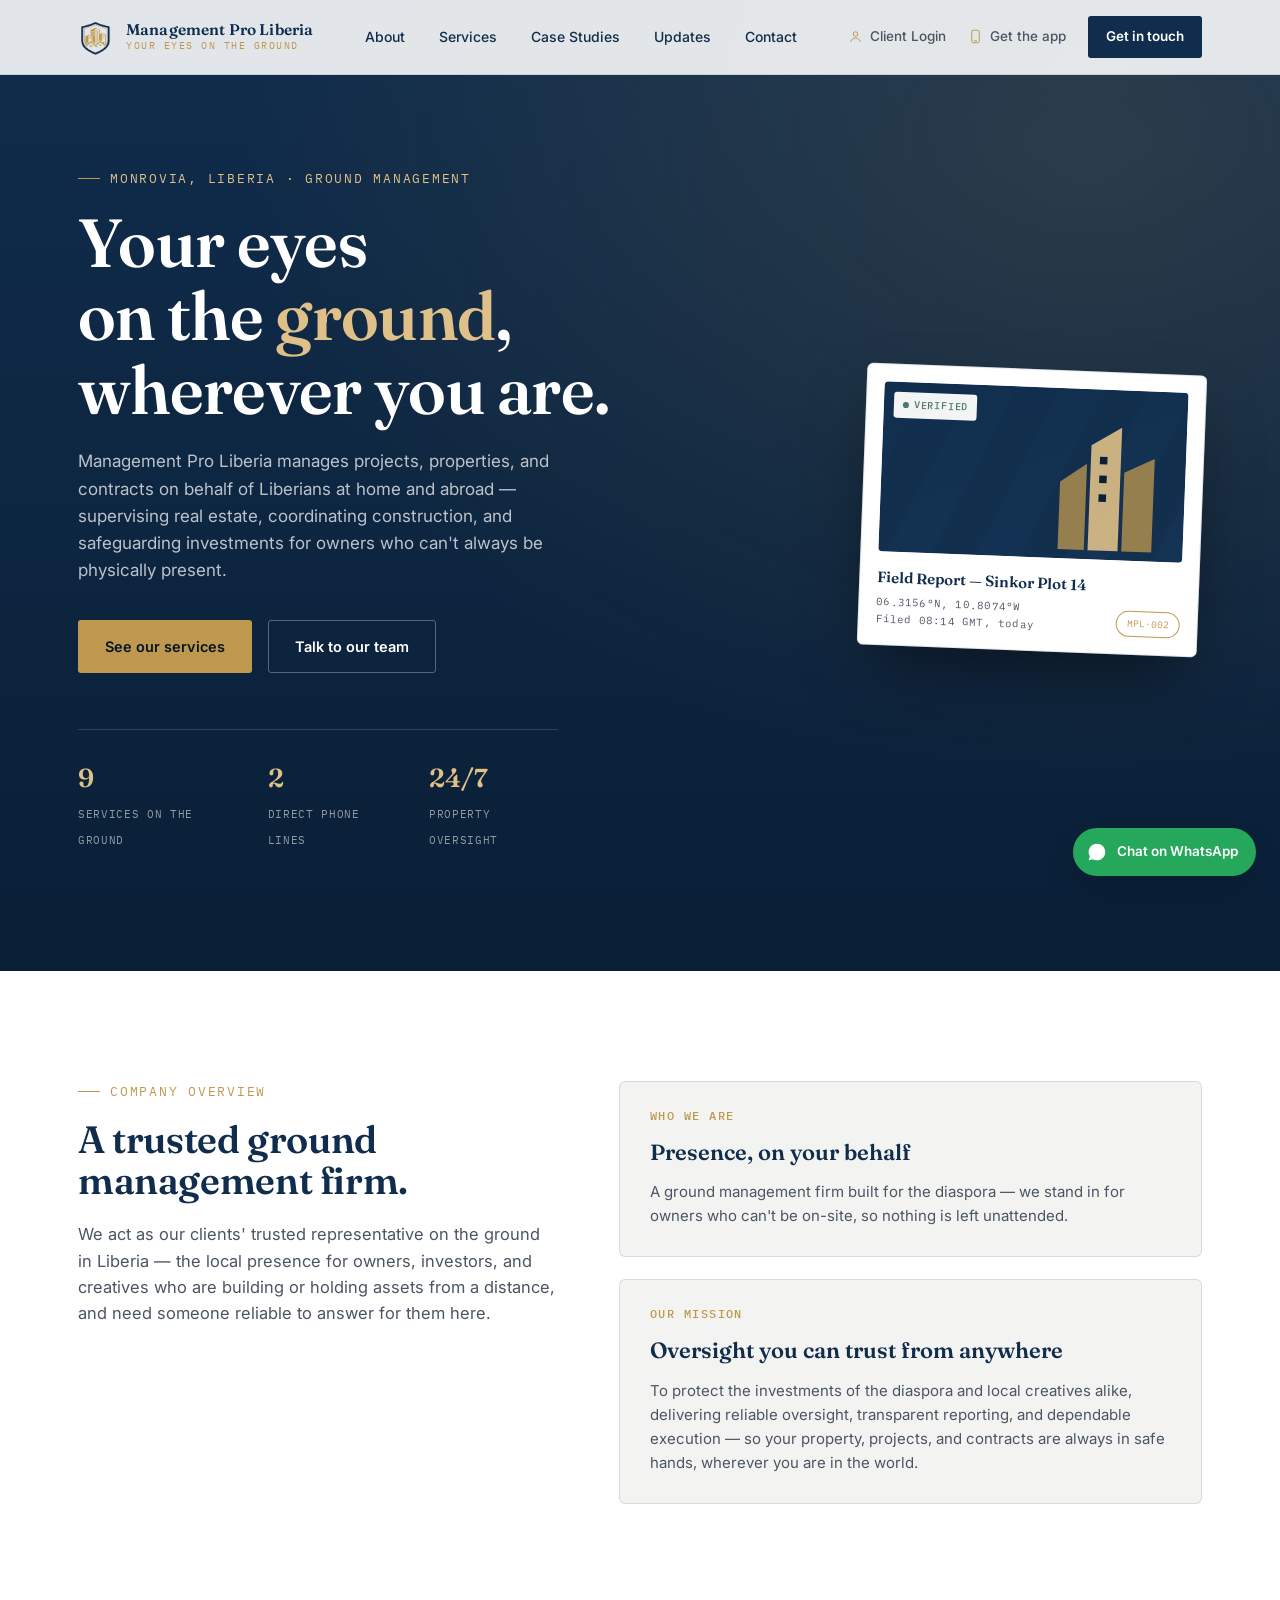
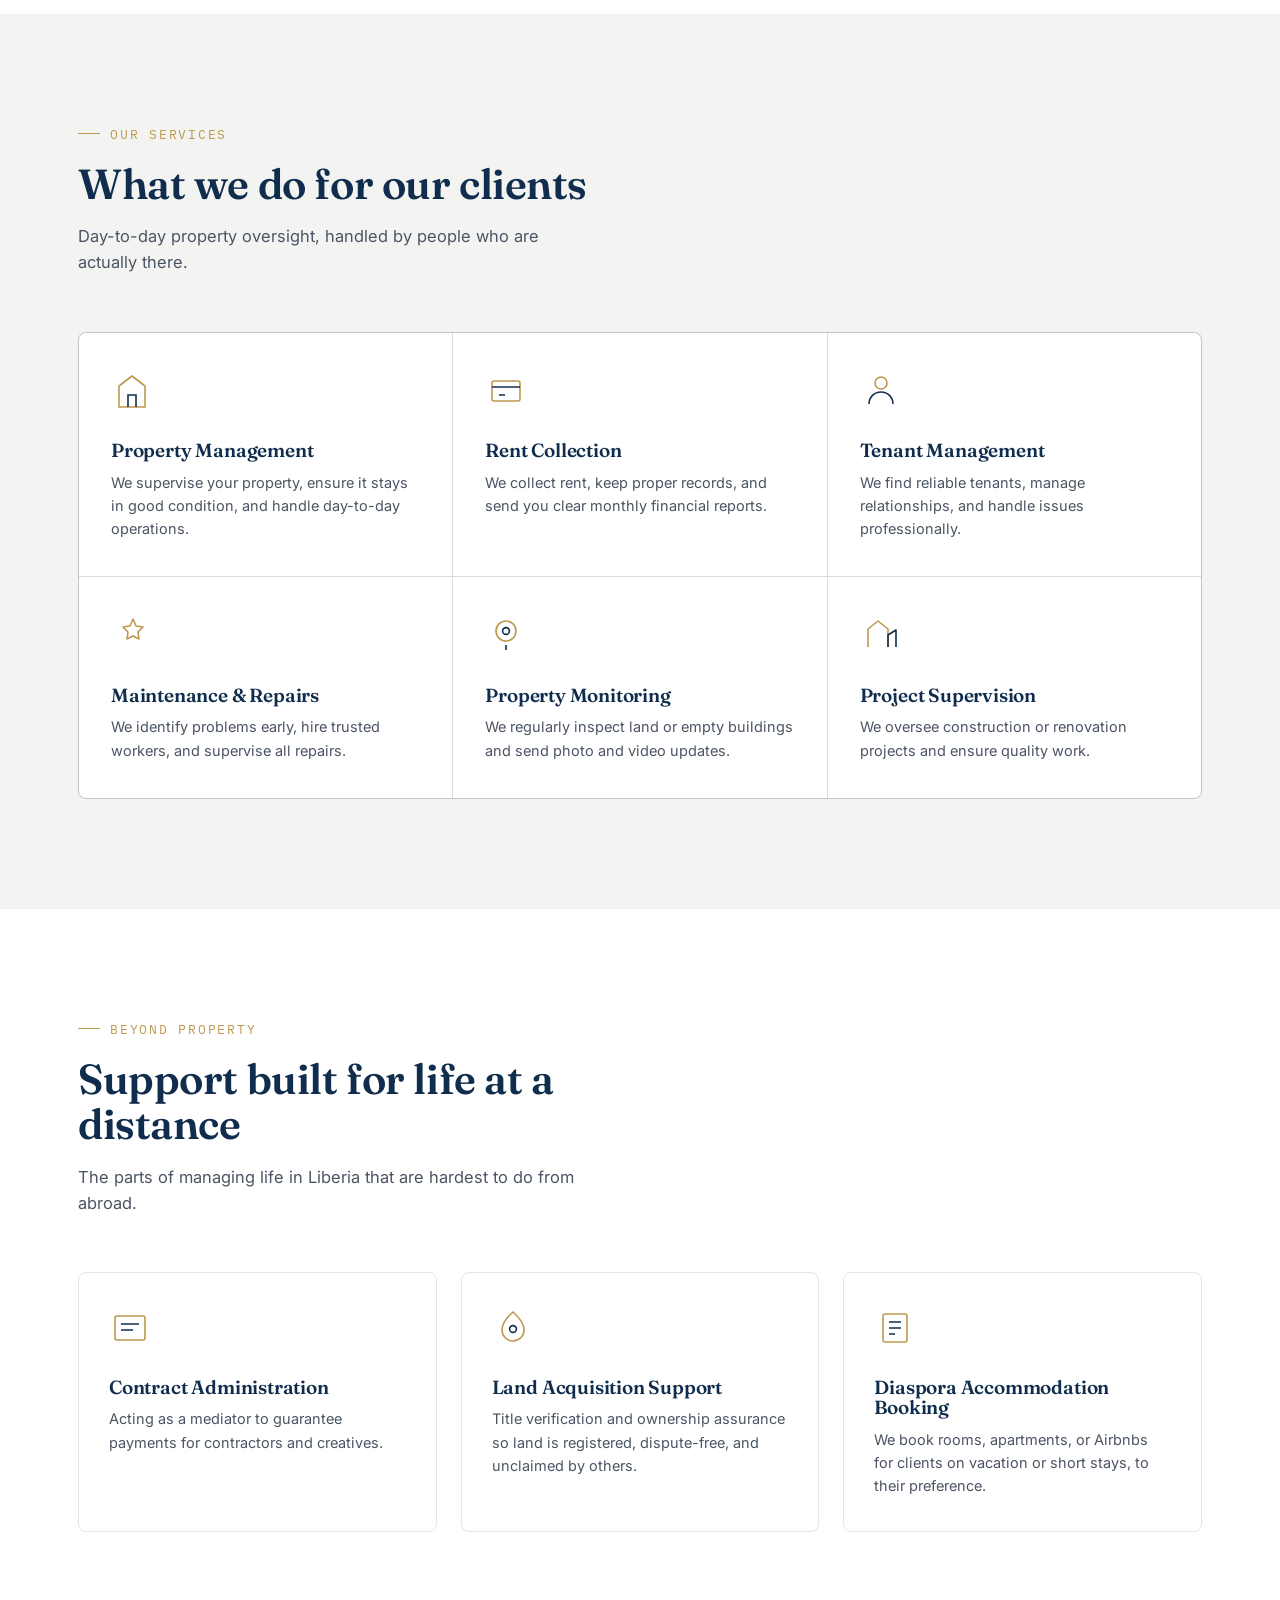
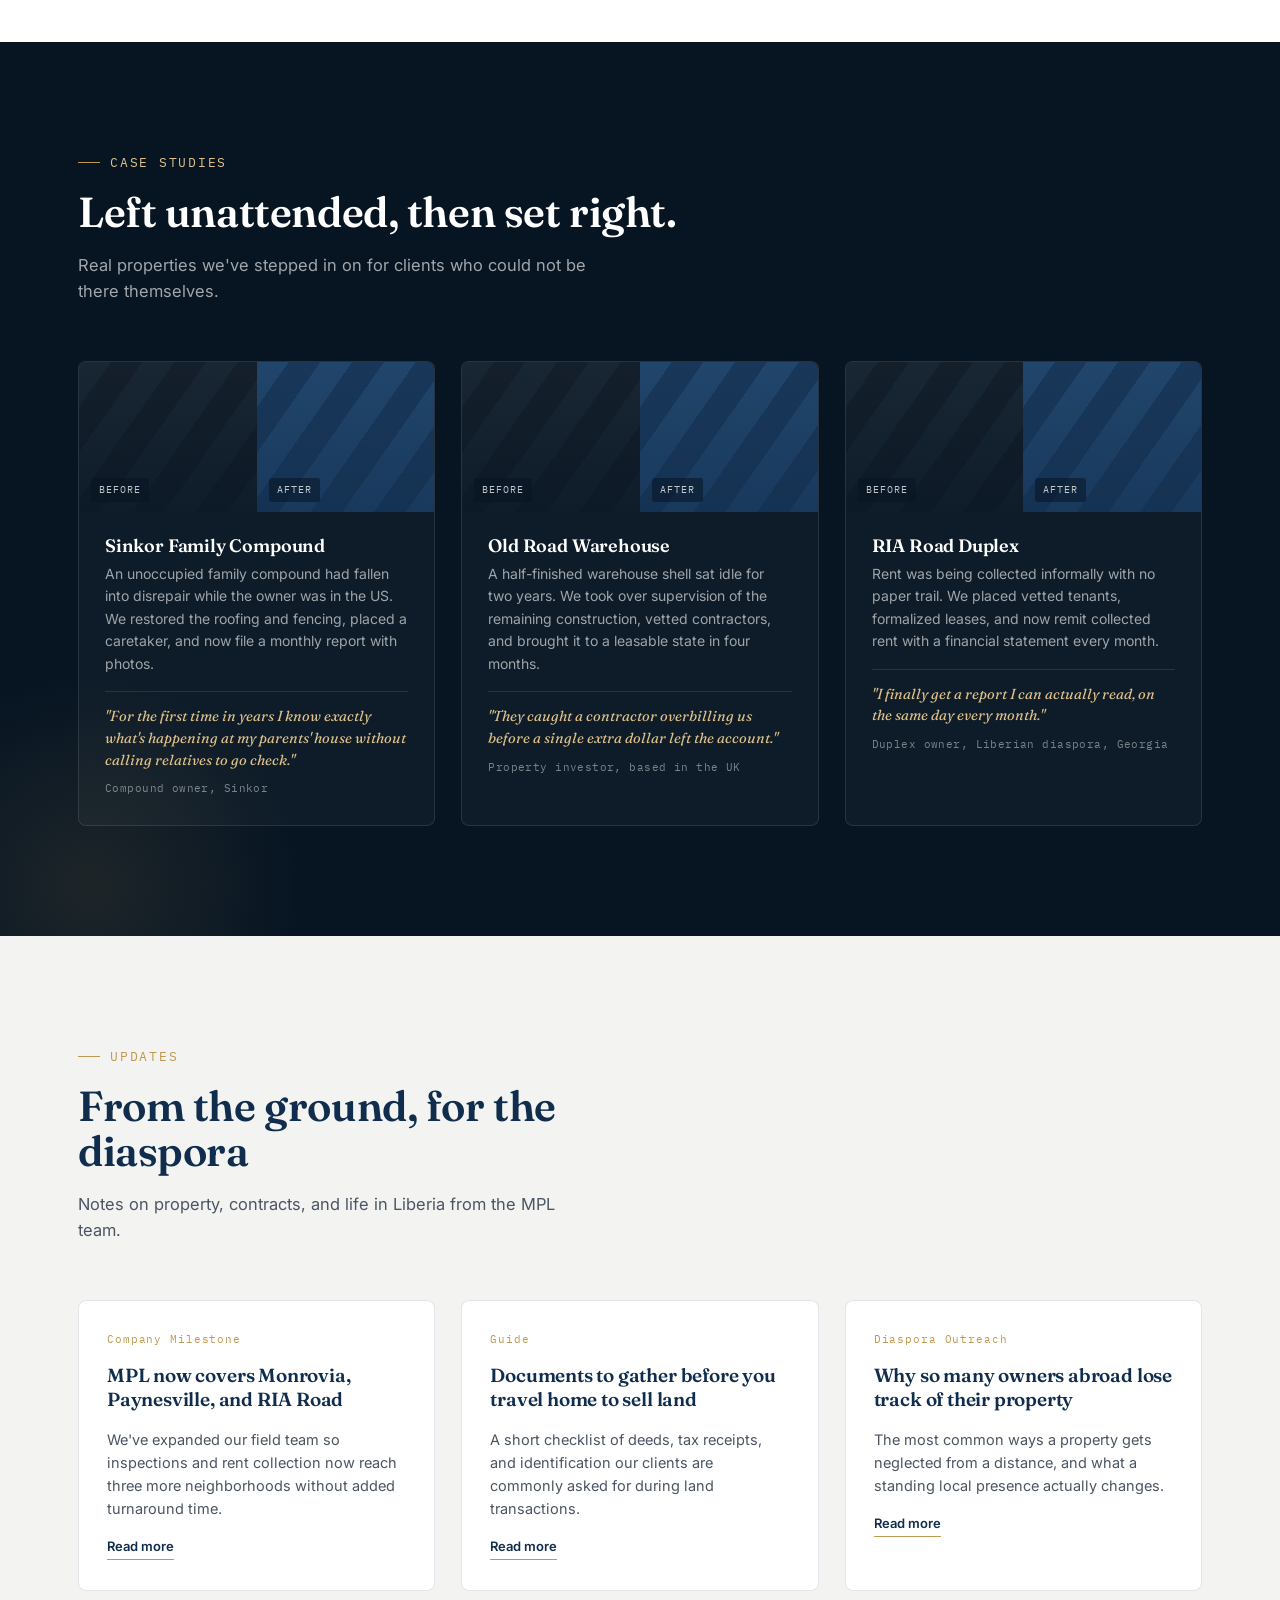
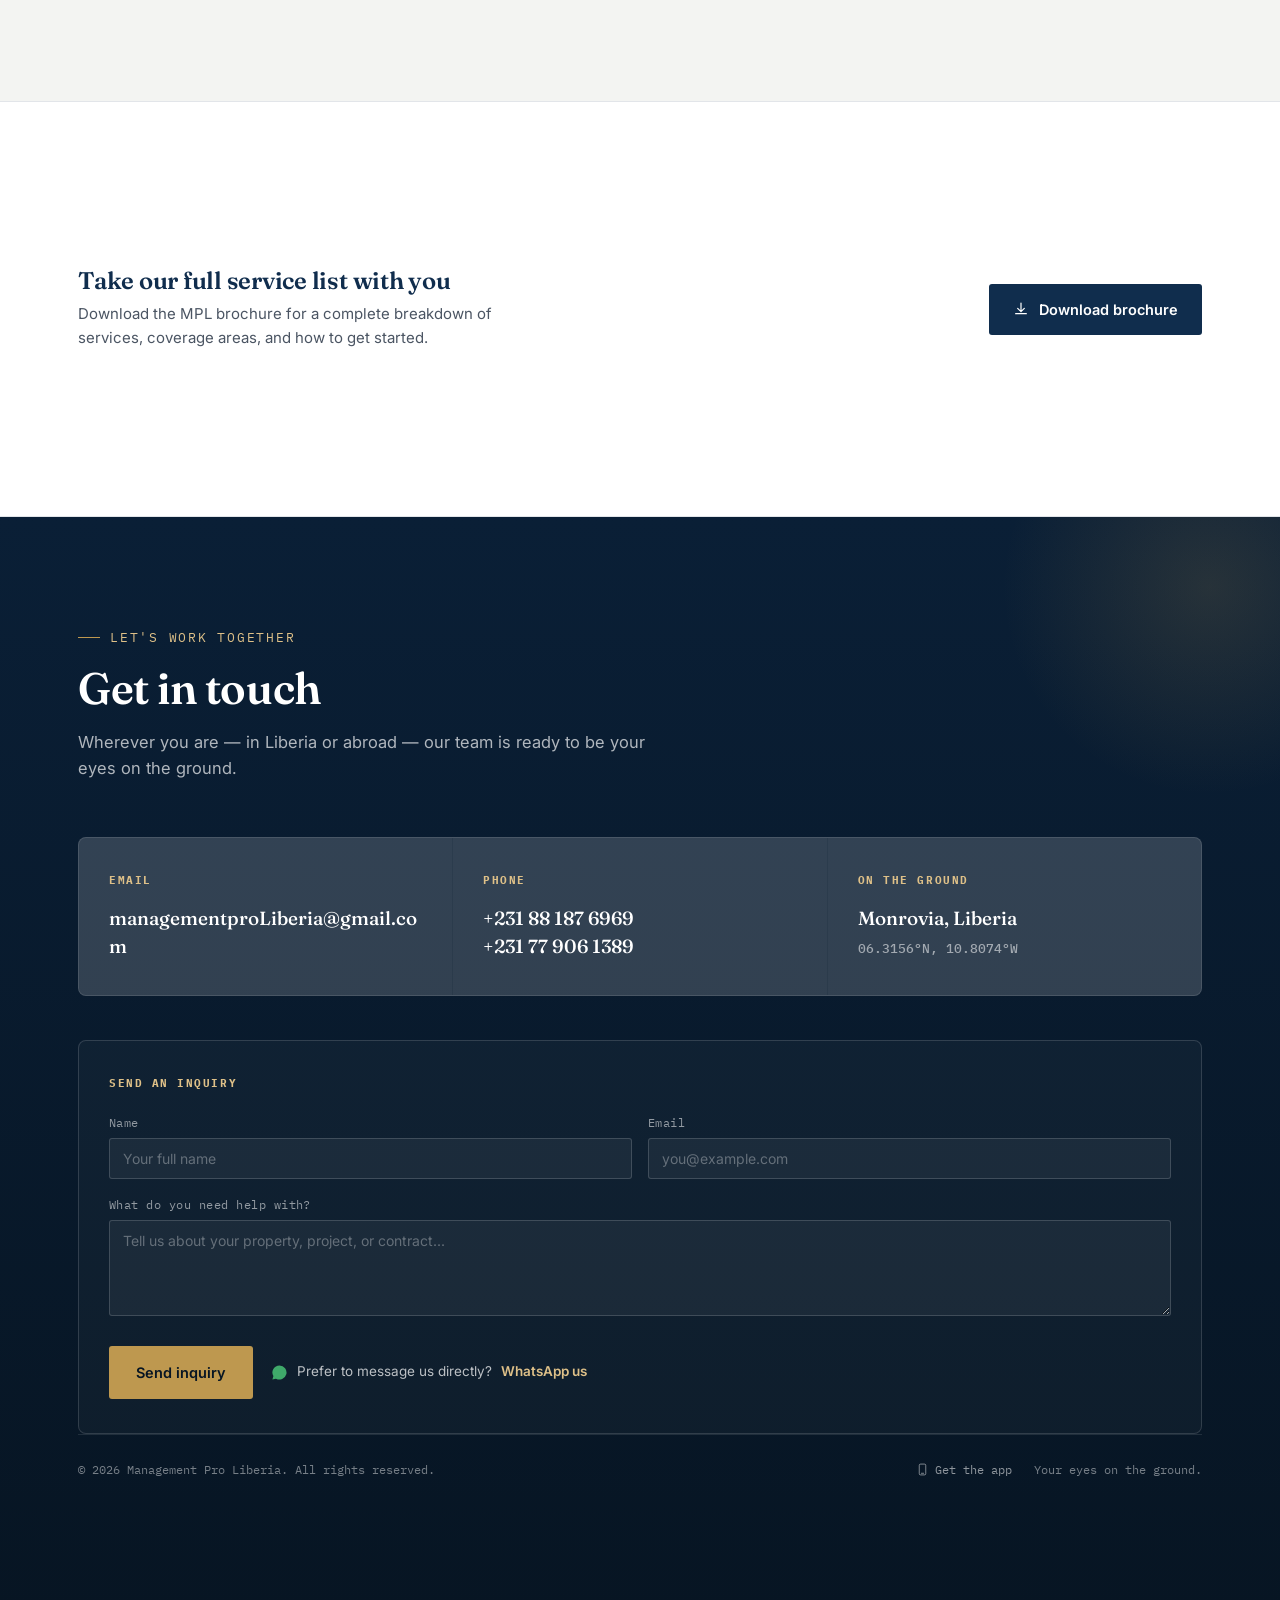
<file: index.html>
<!DOCTYPE html>
<html lang="en">
<head>
<meta charset="UTF-8">
<meta name="viewport" content="width=device-width, initial-scale=1.0">
<title>Management Pro Liberia — Your Eyes on the Ground</title>
<link rel="preconnect" href="https://fonts.googleapis.com">
<link rel="preconnect" href="https://fonts.gstatic.com" crossorigin>
<link href="https://fonts.googleapis.com/css2?family=Fraunces:opsz,wght@9..144,400;9..144,500;9..144,600;9..144,700&family=Inter:wght@400;500;600;700&family=IBM+Plex+Mono:wght@400;500&display=swap" rel="stylesheet">
<style>
  :root{
    --navy: #102D4D;
    --navy-deep: #0A1F36;
    --navy-black: #071523;
    --gold: #BE984F;
    --gold-light: #DEC088;
    --paper: #FFFFFF;
    --stone: #F3F4F2;
    --ink: #16212E;
    --ink-soft: #4B5563;
    --verified: #4B7A63;
    --line: rgba(16,45,77,0.12);
  }

  *{ margin:0; padding:0; box-sizing:border-box; }

  html{ scroll-behavior:smooth; }

  body{
    font-family:'Inter', sans-serif;
    color:var(--ink);
    background:var(--paper);
    line-height:1.6;
    -webkit-font-smoothing:antialiased;
  }

  img{ max-width:100%; display:block; }

  .wrap{
    max-width:1180px;
    margin:0 auto;
    padding:0 28px;
  }

  a{ color:inherit; text-decoration:none; }

  .eyebrow{
    font-family:'IBM Plex Mono', monospace;
    font-size:12.5px;
    letter-spacing:0.14em;
    text-transform:uppercase;
    color:var(--gold);
    display:flex;
    align-items:center;
    gap:10px;
    margin-bottom:18px;
  }
  .eyebrow::before{
    content:"";
    width:22px;
    height:1px;
    background:var(--gold);
    display:inline-block;
  }
  .eyebrow.on-dark{ color:var(--gold-light); }

  h1,h2,h3{
    font-family:'Fraunces', serif;
    font-weight:600;
    line-height:1.08;
    letter-spacing:-0.01em;
  }

  /* ---------- Header ---------- */
  header{
    position:fixed;
    top:0; left:0; right:0;
    z-index:100;
    background:rgba(255,255,255,0.88);
    backdrop-filter:blur(10px);
    border-bottom:1px solid var(--line);
  }
  .nav-inner{
    display:flex;
    align-items:center;
    justify-content:space-between;
    padding:16px 28px;
    max-width:1180px;
    margin:0 auto;
  }
  .brand{
    display:flex;
    align-items:center;
    gap:12px;
  }
  .brand img{ width:36px; height:36px; }
  .brand-text{
    font-family:'Fraunces', serif;
    font-weight:600;
    font-size:15.5px;
    letter-spacing:0.01em;
    color:var(--navy);
    line-height:1.15;
  }
  .brand-text span{
    display:block;
    font-family:'IBM Plex Mono', monospace;
    font-weight:400;
    font-size:9.5px;
    letter-spacing:0.16em;
    color:var(--gold);
    text-transform:uppercase;
    margin-top:2px;
  }
  nav ul{
    list-style:none;
    display:flex;
    gap:34px;
  }
  nav a{
    font-size:14px;
    font-weight:500;
    color:var(--navy);
    position:relative;
  }
  nav a::after{
    content:"";
    position:absolute;
    left:0; bottom:-6px;
    width:0%;
    height:1.5px;
    background:var(--gold);
    transition:width .25s ease;
  }
  nav a:hover::after{ width:100%; }
  .nav-actions{
    display:flex;
    align-items:center;
    gap:22px;
  }
  .nav-app-link{
    display:inline-flex;
    align-items:center;
    gap:7px;
    font-size:13.5px;
    font-weight:500;
    color:var(--ink-soft);
  }
  .nav-app-link svg{ color:var(--gold); flex-shrink:0; }
  .nav-app-link:hover{ color:var(--navy); }
  .nav-cta{
    display:inline-flex;
    align-items:center;
    gap:8px;
    background:var(--navy);
    color:var(--paper) !important;
    padding:10px 18px;
    border-radius:3px;
    font-size:13.5px;
    font-weight:600;
  }
  .nav-cta:hover{ background:var(--navy-deep); }
  .nav-toggle{ display:none; }

  /* ---------- Hero ---------- */
  .hero{
    background:
      radial-gradient(ellipse at 85% 15%, rgba(190,152,79,0.16), transparent 55%),
      linear-gradient(180deg, var(--navy) 0%, var(--navy-deep) 100%);
    color:var(--paper);
    padding:168px 0 120px;
    overflow:hidden;
    position:relative;
  }
  .hero .wrap{
    display:grid;
    grid-template-columns:1.15fr 0.95fr;
    gap:56px;
    align-items:center;
  }
  .hero-copy h1{
    font-size:clamp(40px, 5.4vw, 68px);
    color:var(--paper);
  }
  .hero-copy h1 em{
    font-style:normal;
    color:var(--gold-light);
  }
  .hero-copy p{
    margin-top:22px;
    font-size:17px;
    color:rgba(255,255,255,0.72);
    max-width:480px;
  }
  .hero-actions{
    margin-top:36px;
    display:flex;
    gap:16px;
    flex-wrap:wrap;
  }
  .btn{
    display:inline-flex;
    align-items:center;
    gap:10px;
    padding:14px 26px;
    border-radius:3px;
    font-size:14.5px;
    font-weight:600;
    transition:all .2s ease;
    border:1px solid transparent;
  }
  .btn-gold{ background:var(--gold); color:var(--navy-black); }
  .btn-gold:hover{ background:var(--gold-light); }
  .btn-ghost{
    border-color:rgba(255,255,255,0.3);
    color:var(--paper);
  }
  .btn-ghost:hover{ border-color:var(--gold-light); color:var(--gold-light); }

  .hero-stats{
    display:flex;
    gap:32px;
    margin-top:56px;
    padding-top:28px;
    border-top:1px solid rgba(255,255,255,0.14);
    max-width:480px;
  }
  .hero-stats div{ font-family:'IBM Plex Mono', monospace; }
  .hero-stats strong{
    display:block;
    font-family:'Fraunces', serif;
    font-size:26px;
    color:var(--gold-light);
    font-weight:600;
  }
  .hero-stats span{
    font-size:11px;
    letter-spacing:0.06em;
    color:rgba(255,255,255,0.55);
    text-transform:uppercase;
  }

  /* ---------- Field report card (signature element) ---------- */
  .report-card{
    background:var(--paper);
    color:var(--ink);
    border-radius:6px;
    padding:18px;
    width:100%;
    max-width:340px;
    margin-left:auto;
    box-shadow:0 30px 70px -20px rgba(0,0,0,0.55);
    transform:rotate(2.2deg);
    position:relative;
  }
  .report-card::before{
    content:"";
    position:absolute;
    inset:0;
    border:1px solid var(--line);
    border-radius:6px;
    pointer-events:none;
  }
  .report-photo{
    height:170px;
    border-radius:4px;
    background:
      linear-gradient(160deg, rgba(16,45,77,0.9), rgba(16,45,77,0.55)),
      repeating-linear-gradient(115deg, #1a3a5c 0 40px, #16324f 40px 80px);
    position:relative;
    overflow:hidden;
  }
  .report-photo svg{
    position:absolute;
    bottom:-6px; right:-10px;
    width:150px; height:150px;
    opacity:0.9;
  }
  .report-tag{
    position:absolute;
    top:10px; left:10px;
    background:rgba(255,255,255,0.95);
    color:var(--verified);
    font-family:'IBM Plex Mono', monospace;
    font-size:10px;
    font-weight:500;
    letter-spacing:0.08em;
    padding:5px 9px;
    border-radius:3px;
    display:flex;
    align-items:center;
    gap:5px;
  }
  .report-tag::before{
    content:"";
    width:6px; height:6px;
    border-radius:50%;
    background:var(--verified);
    display:inline-block;
  }
  .report-meta{
    padding-top:14px;
    display:flex;
    justify-content:space-between;
    align-items:flex-end;
  }
  .report-meta h4{
    font-family:'Fraunces', serif;
    font-size:15px;
    font-weight:600;
    color:var(--navy);
  }
  .report-meta p{
    font-family:'IBM Plex Mono', monospace;
    font-size:10.5px;
    color:var(--ink-soft);
    margin-top:4px;
    letter-spacing:0.02em;
  }
  .report-stamp{
    font-family:'IBM Plex Mono', monospace;
    font-size:9.5px;
    color:var(--gold);
    border:1px solid var(--gold);
    border-radius:20px;
    padding:4px 10px;
    white-space:nowrap;
  }

  /* ---------- Section base ---------- */
  section{ padding:110px 0; }
  .section-head{
    max-width:640px;
    margin-bottom:56px;
  }
  .section-head h2{
    font-size:clamp(30px,3.4vw,42px);
    color:var(--navy);
  }
  .section-head p{
    margin-top:16px;
    font-size:16.5px;
    color:var(--ink-soft);
    max-width:520px;
  }

  /* ---------- About ---------- */
  .about{ background:var(--paper); }
  .about-grid{
    display:grid;
    grid-template-columns:0.9fr 1.1fr;
    gap:64px;
    align-items:start;
  }
  .about-lede h2{
    font-size:clamp(28px,3.2vw,38px);
    color:var(--navy);
  }
  .about-lede p.body-copy{
    margin-top:20px;
    font-size:16.5px;
    color:var(--ink-soft);
  }
  .about-cards{
    display:flex;
    flex-direction:column;
    gap:22px;
  }
  .about-card{
    border:1px solid var(--line);
    border-radius:6px;
    padding:28px 30px;
    background:var(--stone);
  }
  .about-card h3{
    font-size:12px;
    font-family:'IBM Plex Mono', monospace;
    letter-spacing:0.12em;
    text-transform:uppercase;
    color:var(--gold);
    margin-bottom:12px;
    font-weight:500;
  }
  .about-card h4{
    font-family:'Fraunces', serif;
    font-size:22px;
    color:var(--navy);
    margin-bottom:10px;
    font-weight:600;
  }
  .about-card p{ color:var(--ink-soft); font-size:15px; }

  /* ---------- Services ---------- */
  .services{ background:var(--stone); }
  .service-grid{
    display:grid;
    grid-template-columns:repeat(3, 1fr);
    gap:1px;
    background:var(--line);
    border:1px solid var(--line);
    border-radius:8px;
    overflow:hidden;
  }
  .service-card{
    background:var(--paper);
    padding:36px 32px;
    transition:background .2s ease;
  }
  .service-card:hover{ background:#FDFBF6; }
  .service-icon{
    width:42px; height:42px;
    margin-bottom:22px;
  }
  .service-card h3{
    font-family:'Fraunces', serif;
    font-size:19px;
    font-weight:600;
    color:var(--navy);
    margin-bottom:10px;
  }
  .service-card p{
    font-size:14.5px;
    color:var(--ink-soft);
  }

  .services-secondary{ background:var(--paper); }
  .service-grid-3{
    display:grid;
    grid-template-columns:repeat(3, 1fr);
    gap:24px;
  }
  .service-card-alt{
    border:1px solid var(--line);
    border-radius:8px;
    padding:34px 30px;
    position:relative;
  }
  .service-card-alt .service-icon{ margin-bottom:20px; }
  .service-card-alt h3{
    font-family:'Fraunces', serif;
    font-size:19px;
    color:var(--navy);
    margin-bottom:10px;
    font-weight:600;
  }
  .service-card-alt p{ font-size:14.5px; color:var(--ink-soft); }

  /* ---------- Case Studies ---------- */
  .case-studies{ background:var(--navy-black); color:var(--paper); position:relative; overflow:hidden; }
  .case-studies::before{
    content:"";
    position:absolute;
    bottom:-160px; left:-120px;
    width:420px; height:420px;
    border-radius:50%;
    background:radial-gradient(circle, rgba(190,152,79,0.12), transparent 70%);
  }
  .case-studies .wrap{ position:relative; }
  .case-studies .section-head h2{ color:var(--paper); }
  .case-studies .section-head p{ color:rgba(255,255,255,0.62); }
  .case-grid{
    display:grid;
    grid-template-columns:repeat(3, 1fr);
    gap:26px;
  }
  .case-card{
    background:rgba(255,255,255,0.03);
    border:1px solid rgba(255,255,255,0.1);
    border-radius:8px;
    overflow:hidden;
  }
  .case-compare{
    display:grid;
    grid-template-columns:1fr 1fr;
    height:150px;
  }
  .case-compare div{
    position:relative;
    display:flex;
    align-items:flex-end;
    padding:10px 12px;
  }
  .case-compare .before{
    background:
      linear-gradient(180deg, rgba(7,21,35,0.15), rgba(7,21,35,0.65)),
      repeating-linear-gradient(125deg, #1c2a38 0 26px, #16212c 26px 52px);
  }
  .case-compare .after{
    background:
      linear-gradient(180deg, rgba(16,45,77,0.1), rgba(16,45,77,0.55)),
      repeating-linear-gradient(125deg, #23486f 0 26px, #1a385a 26px 52px);
  }
  .case-compare span{
    font-family:'IBM Plex Mono', monospace;
    font-size:10px;
    letter-spacing:0.1em;
    text-transform:uppercase;
    color:rgba(255,255,255,0.75);
    background:rgba(7,21,35,0.55);
    padding:4px 8px;
    border-radius:3px;
  }
  .case-body{ padding:24px 26px 28px; }
  .case-body h3{
    font-family:'Fraunces', serif;
    font-size:18px;
    font-weight:600;
    color:var(--paper);
    margin-bottom:8px;
  }
  .case-body p{ font-size:14px; color:rgba(255,255,255,0.6); margin-bottom:16px; }
  .case-quote{
    border-top:1px solid rgba(255,255,255,0.1);
    padding-top:14px;
    font-family:'Fraunces', serif;
    font-style:italic;
    font-size:14.5px;
    color:var(--gold-light);
    line-height:1.5;
  }
  .case-quote cite{
    display:block;
    margin-top:10px;
    font-family:'IBM Plex Mono', monospace;
    font-style:normal;
    font-size:10.5px;
    letter-spacing:0.04em;
    color:rgba(255,255,255,0.45);
    text-transform:none;
  }

  /* ---------- Updates / Blog ---------- */
  .updates{ background:var(--stone); }
  .update-grid{
    display:grid;
    grid-template-columns:repeat(3, 1fr);
    gap:26px;
  }
  .update-card{
    background:var(--paper);
    border:1px solid var(--line);
    border-radius:8px;
    padding:30px 28px;
    display:flex;
    flex-direction:column;
    gap:16px;
  }
  .update-date{
    font-family:'IBM Plex Mono', monospace;
    font-size:11px;
    letter-spacing:0.08em;
    color:var(--gold);
  }
  .update-card h3{
    font-family:'Fraunces', serif;
    font-size:19px;
    font-weight:600;
    color:var(--navy);
    line-height:1.25;
  }
  .update-card p{ font-size:14.5px; color:var(--ink-soft); }
  .update-link{
    font-size:13px;
    font-weight:600;
    color:var(--navy);
    border-bottom:1px solid var(--gold);
    align-self:flex-start;
    padding-bottom:2px;
  }
  .update-link:hover{ color:var(--gold); }

  /* ---------- Brochure strip ---------- */
  .brochure{
    background:var(--paper);
    border-top:1px solid var(--line);
    border-bottom:1px solid var(--line);
  }
  .brochure .wrap{
    padding-top:56px;
    padding-bottom:56px;
    display:flex;
    align-items:center;
    justify-content:space-between;
    gap:32px;
    flex-wrap:wrap;
  }
  .brochure-text h3{
    font-family:'Fraunces', serif;
    font-size:24px;
    font-weight:600;
    color:var(--navy);
    margin-bottom:8px;
  }
  .brochure-text p{ font-size:15px; color:var(--ink-soft); max-width:440px; }
  .brochure-btn{
    display:inline-flex;
    align-items:center;
    gap:10px;
    background:var(--navy);
    color:var(--paper);
    padding:14px 24px;
    border-radius:3px;
    font-size:14.5px;
    font-weight:600;
    white-space:nowrap;
  }
  .brochure-btn:hover{ background:var(--navy-deep); }

  /* ---------- Contact ---------- */
  .contact{
    background:linear-gradient(180deg, var(--navy-deep), var(--navy-black));
    color:var(--paper);
    position:relative;
    overflow:hidden;
  }
  .contact::before{
    content:"";
    position:absolute;
    top:-140px; right:-140px;
    width:420px; height:420px;
    border-radius:50%;
    background:radial-gradient(circle, rgba(190,152,79,0.16), transparent 70%);
  }
  .contact .wrap{ position:relative; }
  .contact-head{ max-width:600px; margin-bottom:56px; }
  .contact-head h2{ color:var(--paper); font-size:clamp(30px,3.6vw,44px); }
  .contact-head p{ margin-top:16px; color:rgba(255,255,255,0.68); font-size:16.5px; }

  .contact-grid{
    display:grid;
    grid-template-columns:repeat(3, 1fr);
    gap:1px;
    background:rgba(255,255,255,0.14);
    border:1px solid rgba(255,255,255,0.14);
    border-radius:8px;
    overflow:hidden;
  }
  .contact-item{
    background:rgba(255,255,255,0.03);
    padding:34px 30px;
  }
  .contact-item h4{
    font-family:'IBM Plex Mono', monospace;
    font-size:11px;
    letter-spacing:0.14em;
    text-transform:uppercase;
    color:var(--gold-light);
    margin-bottom:14px;
  }
  .contact-item a, .contact-item div.val{
    font-family:'Fraunces', serif;
    font-size:19px;
    font-weight:500;
    color:var(--paper);
    display:block;
    line-height:1.5;
  }
  .contact-item a:hover{ color:var(--gold-light); }

  .contact-form-wrap{
    margin-top:44px;
    background:rgba(255,255,255,0.03);
    border:1px solid rgba(255,255,255,0.14);
    border-radius:8px;
    padding:34px 30px;
  }
  .contact-form-wrap h4{
    font-family:'IBM Plex Mono', monospace;
    font-size:11px;
    letter-spacing:0.14em;
    text-transform:uppercase;
    color:var(--gold-light);
    margin-bottom:20px;
  }
  .contact-form{
    display:grid;
    grid-template-columns:1fr 1fr;
    gap:16px;
  }
  .contact-form .full{ grid-column:1 / -1; }
  .contact-form label{
    display:block;
    font-size:12px;
    color:rgba(255,255,255,0.55);
    margin-bottom:6px;
    font-family:'IBM Plex Mono', monospace;
    letter-spacing:0.04em;
  }
  .contact-form input,
  .contact-form textarea{
    width:100%;
    background:rgba(255,255,255,0.05);
    border:1px solid rgba(255,255,255,0.16);
    border-radius:3px;
    padding:11px 13px;
    color:var(--paper);
    font-family:'Inter', sans-serif;
    font-size:14px;
  }
  .contact-form input::placeholder,
  .contact-form textarea::placeholder{ color:rgba(255,255,255,0.32); }
  .contact-form input:focus,
  .contact-form textarea:focus{ outline:none; border-color:var(--gold); }
  .contact-form textarea{ resize:vertical; min-height:96px; }
  .contact-form-actions{
    grid-column:1 / -1;
    display:flex;
    align-items:center;
    gap:18px;
    flex-wrap:wrap;
    margin-top:6px;
  }
  .whatsapp-inline{
    display:inline-flex;
    align-items:center;
    gap:9px;
    font-size:13.5px;
    color:rgba(255,255,255,0.72);
  }
  .whatsapp-inline svg{ color:#3FA96A; flex-shrink:0; }
  .whatsapp-inline a{ color:var(--gold-light); font-weight:600; }
  .whatsapp-inline a:hover{ color:var(--gold); }

  .whatsapp-fab{
    position:fixed;
    right:24px;
    bottom:24px;
    z-index:90;
    display:flex;
    align-items:center;
    gap:10px;
    background:#25A85B;
    color:#fff;
    padding:13px 18px 13px 14px;
    border-radius:30px;
    box-shadow:0 12px 30px -8px rgba(7,21,35,0.4);
    font-size:13.5px;
    font-weight:600;
  }
  .whatsapp-fab:hover{ background:#1F8F4C; }
  .whatsapp-fab svg{ flex-shrink:0; }

  .footer-links{
    display:flex;
    align-items:center;
    gap:22px;
  }
  .footer-app-link{
    display:inline-flex;
    align-items:center;
    gap:6px;
    color:rgba(255,255,255,0.55);
  }
  .footer-app-link:hover{ color:var(--gold-light); }

  footer{
    border-top:1px solid rgba(255,255,255,0.1);
    padding:26px 0;
    display:flex;
    justify-content:space-between;
    align-items:center;
    font-family:'IBM Plex Mono', monospace;
    font-size:11.5px;
    color:rgba(255,255,255,0.45);
    flex-wrap:wrap;
    gap:10px;
  }

  /* ---------- Responsive ---------- */
  @media (max-width: 860px){
    nav ul{ display:none; }
    .nav-cta{ padding:9px 14px; font-size:12.5px; }
    .hero{ padding:140px 0 80px; }
    .hero .wrap{ grid-template-columns:1fr; gap:56px; }
    .report-card{ margin:0; transform:rotate(1deg); max-width:100%; }
    .hero-stats{ gap:24px; flex-wrap:wrap; }
    .about-grid{ grid-template-columns:1fr; gap:40px; }
    .service-grid, .service-grid-3, .contact-grid{ grid-template-columns:1fr; }
    .case-grid, .update-grid{ grid-template-columns:1fr; }
    .contact-form{ grid-template-columns:1fr; }
    .brochure .wrap{ flex-direction:column; align-items:flex-start; }
    .whatsapp-fab span{ display:none; }
    .whatsapp-fab{ padding:14px; border-radius:50%; }
    section{ padding:76px 0; }
    footer{ flex-direction:column; align-items:flex-start; }
  }
</style>
</head>
<body>

<header>
  <div class="nav-inner">
    <a href="#" class="brand">
      <img src="[data-uri]" alt="Management Pro Liberia shield logo">
      <div class="brand-text">Management Pro Liberia<span>Your Eyes on the Ground</span></div>
    </a>
    <nav>
      <ul>
        <li><a href="#about">About</a></li>
        <li><a href="#services">Services</a></li>
        <li><a href="#case-studies">Case Studies</a></li>
        <li><a href="#updates">Updates</a></li>
        <li><a href="#contact">Contact</a></li>
      </ul>
    </nav>
    <div class="nav-actions">
      <a href="portal/login.html" class="nav-app-link">
        <svg width="15" height="15" viewBox="0 0 24 24" fill="none"><circle cx="12" cy="8" r="3.6" stroke="currentColor" stroke-width="1.6"/><path d="M4.5 20c1.4-3.8 4.2-5.7 7.5-5.7s6.1 1.9 7.5 5.7" stroke="currentColor" stroke-width="1.6" stroke-linecap="round"/></svg>
        Client Login
      </a>
      <a href="#app" class="nav-app-link">
        <svg width="15" height="15" viewBox="0 0 24 24" fill="none"><rect x="6" y="2" width="12" height="20" rx="2.5" stroke="currentColor" stroke-width="1.6"/><path d="M10 19h4" stroke="currentColor" stroke-width="1.6" stroke-linecap="round"/></svg>
        Get the app
      </a>
      <a href="#contact" class="nav-cta">Get in touch</a>
    </div>
  </div>
</header>

<section class="hero">
  <div class="wrap">
    <div class="hero-copy">
      <div class="eyebrow on-dark">Monrovia, Liberia · Ground Management</div>
      <h1>Your eyes<br>on the <em>ground</em>,<br>wherever you are.</h1>
      <p>Management Pro Liberia manages projects, properties, and contracts on behalf of Liberians at home and abroad — supervising real estate, coordinating construction, and safeguarding investments for owners who can't always be physically present.</p>
      <div class="hero-actions">
        <a href="#services" class="btn btn-gold">See our services</a>
        <a href="#contact" class="btn btn-ghost">Talk to our team</a>
      </div>
      <div class="hero-stats">
        <div><strong>9</strong><span>Services on the ground</span></div>
        <div><strong>2</strong><span>Direct phone lines</span></div>
        <div><strong>24/7</strong><span>Property oversight</span></div>
      </div>
    </div>

    <div class="hero-visual">
      <div class="report-card">
        <div class="report-photo">
          <div class="report-tag">VERIFIED</div>
          <svg viewBox="0 0 200 200" fill="none" xmlns="http://www.w3.org/2000/svg">
            <path d="M20 180 L20 90 L55 65 L55 180 Z" fill="#BE984F" opacity="0.85"/>
            <path d="M60 180 L60 40 L100 15 L100 180 Z" fill="#DEC088"/>
            <path d="M105 180 L105 75 L145 55 L145 180 Z" fill="#BE984F" opacity="0.85"/>
            <rect x="72" y="55" width="10" height="10" fill="#0A1F36"/>
            <rect x="72" y="80" width="10" height="10" fill="#0A1F36"/>
            <rect x="72" y="105" width="10" height="10" fill="#0A1F36"/>
          </svg>
        </div>
        <div class="report-meta">
          <div>
            <h4>Field Report — Sinkor Plot 14</h4>
            <p>06.3156°N, 10.8074°W<br>Filed 08:14 GMT, today</p>
          </div>
          <div class="report-stamp">MPL·002</div>
        </div>
      </div>
    </div>
  </div>
</section>

<section class="about" id="about">
  <div class="wrap about-grid">
    <div class="about-lede">
      <div class="eyebrow">Company Overview</div>
      <h2>A trusted ground management firm.</h2>
      <p class="body-copy">We act as our clients' trusted representative on the ground in Liberia — the local presence for owners, investors, and creatives who are building or holding assets from a distance, and need someone reliable to answer for them here.</p>
    </div>
    <div class="about-cards">
      <div class="about-card">
        <h3>Who We Are</h3>
        <h4>Presence, on your behalf</h4>
        <p>A ground management firm built for the diaspora — we stand in for owners who can't be on-site, so nothing is left unattended.</p>
      </div>
      <div class="about-card">
        <h3>Our Mission</h3>
        <h4>Oversight you can trust from anywhere</h4>
        <p>To protect the investments of the diaspora and local creatives alike, delivering reliable oversight, transparent reporting, and dependable execution — so your property, projects, and contracts are always in safe hands, wherever you are in the world.</p>
      </div>
    </div>
  </div>
</section>

<section class="services" id="services">
  <div class="wrap">
    <div class="section-head">
      <div class="eyebrow">Our Services</div>
      <h2>What we do for our clients</h2>
      <p>Day-to-day property oversight, handled by people who are actually there.</p>
    </div>

    <div class="service-grid">
      <div class="service-card">
        <svg class="service-icon" viewBox="0 0 42 42" fill="none"><path d="M8 38V17L21 7l13 10v21H8Z" stroke="#BE984F" stroke-width="1.6" stroke-linejoin="round"/><path d="M17 38V26h8v12" stroke="#102D4D" stroke-width="1.6"/></svg>
        <h3>Property Management</h3>
        <p>We supervise your property, ensure it stays in good condition, and handle day-to-day operations.</p>
      </div>
      <div class="service-card">
        <svg class="service-icon" viewBox="0 0 42 42" fill="none"><rect x="7" y="12" width="28" height="20" rx="2" stroke="#BE984F" stroke-width="1.6"/><path d="M7 18h28M14 26h6" stroke="#102D4D" stroke-width="1.6"/></svg>
        <h3>Rent Collection</h3>
        <p>We collect rent, keep proper records, and send you clear monthly financial reports.</p>
      </div>
      <div class="service-card">
        <svg class="service-icon" viewBox="0 0 42 42" fill="none"><circle cx="21" cy="14" r="6" stroke="#BE984F" stroke-width="1.6"/><path d="M9 35c0-7 5.4-12 12-12s12 5 12 12" stroke="#102D4D" stroke-width="1.6"/></svg>
        <h3>Tenant Management</h3>
        <p>We find reliable tenants, manage relationships, and handle issues professionally.</p>
      </div>
      <div class="service-card">
        <svg class="service-icon" viewBox="0 0 42 42" fill="none"><path d="M22 6l3 7 7 1-5 5 1 7-6-3-6 3 1-7-5-5 7-1 3-7Z" stroke="#BE984F" stroke-width="1.6" stroke-linejoin="round"/></svg>
        <h3>Maintenance &amp; Repairs</h3>
        <p>We identify problems early, hire trusted workers, and supervise all repairs.</p>
      </div>
      <div class="service-card">
        <svg class="service-icon" viewBox="0 0 42 42" fill="none"><circle cx="21" cy="18" r="10" stroke="#BE984F" stroke-width="1.6"/><circle cx="21" cy="18" r="3.4" stroke="#102D4D" stroke-width="1.6"/><path d="M21 32v5" stroke="#102D4D" stroke-width="1.6"/></svg>
        <h3>Property Monitoring</h3>
        <p>We regularly inspect land or empty buildings and send photo and video updates.</p>
      </div>
      <div class="service-card">
        <svg class="service-icon" viewBox="0 0 42 42" fill="none"><path d="M8 34V16l10-8 10 8v18" stroke="#BE984F" stroke-width="1.6" stroke-linejoin="round"/><path d="M28 34V22l8-5v17" stroke="#102D4D" stroke-width="1.6" stroke-linejoin="round"/></svg>
        <h3>Project Supervision</h3>
        <p>We oversee construction or renovation projects and ensure quality work.</p>
      </div>
    </div>
  </div>
</section>

<section class="services-secondary">
  <div class="wrap">
    <div class="section-head">
      <div class="eyebrow">Beyond Property</div>
      <h2>Support built for life at a distance</h2>
      <p>The parts of managing life in Liberia that are hardest to do from abroad.</p>
    </div>
    <div class="service-grid-3">
      <div class="service-card-alt">
        <svg class="service-icon" viewBox="0 0 42 42" fill="none"><rect x="6" y="9" width="30" height="24" rx="2" stroke="#BE984F" stroke-width="1.6"/><path d="M12 17h18M12 23h12" stroke="#102D4D" stroke-width="1.6"/></svg>
        <h3>Contract Administration</h3>
        <p>Acting as a mediator to guarantee payments for contractors and creatives.</p>
      </div>
      <div class="service-card-alt">
        <svg class="service-icon" viewBox="0 0 42 42" fill="none"><path d="M21 5c7 6 11 12 11 18a11 11 0 1 1-22 0c0-6 4-12 11-18Z" stroke="#BE984F" stroke-width="1.6"/><circle cx="21" cy="22" r="3.4" stroke="#102D4D" stroke-width="1.6"/></svg>
        <h3>Land Acquisition Support</h3>
        <p>Title verification and ownership assurance so land is registered, dispute-free, and unclaimed by others.</p>
      </div>
      <div class="service-card-alt">
        <svg class="service-icon" viewBox="0 0 42 42" fill="none"><rect x="9" y="7" width="24" height="28" rx="2" stroke="#BE984F" stroke-width="1.6"/><path d="M15 15h12M15 21h12M15 27h6" stroke="#102D4D" stroke-width="1.6"/></svg>
        <h3>Diaspora Accommodation Booking</h3>
        <p>We book rooms, apartments, or Airbnbs for clients on vacation or short stays, to their preference.</p>
      </div>
    </div>
  </div>
</section>

<section class="case-studies" id="case-studies">
  <div class="wrap">
    <div class="section-head">
      <div class="eyebrow on-dark">Case Studies</div>
      <h2>Left unattended, then set right.</h2>
      <p>Real properties we've stepped in on for clients who could not be there themselves.</p>
    </div>
    <div class="case-grid">
      <div class="case-card">
        <div class="case-compare">
          <div class="before"><span>Before</span></div>
          <div class="after"><span>After</span></div>
        </div>
        <div class="case-body">
          <h3>Sinkor Family Compound</h3>
          <p>An unoccupied family compound had fallen into disrepair while the owner was in the US. We restored the roofing and fencing, placed a caretaker, and now file a monthly report with photos.</p>
          <div class="case-quote">
            "For the first time in years I know exactly what's happening at my parents' house without calling relatives to go check."
            <cite>Compound owner, Sinkor</cite>
          </div>
        </div>
      </div>
      <div class="case-card">
        <div class="case-compare">
          <div class="before"><span>Before</span></div>
          <div class="after"><span>After</span></div>
        </div>
        <div class="case-body">
          <h3>Old Road Warehouse</h3>
          <p>A half-finished warehouse shell sat idle for two years. We took over supervision of the remaining construction, vetted contractors, and brought it to a leasable state in four months.</p>
          <div class="case-quote">
            "They caught a contractor overbilling us before a single extra dollar left the account."
            <cite>Property investor, based in the UK</cite>
          </div>
        </div>
      </div>
      <div class="case-card">
        <div class="case-compare">
          <div class="before"><span>Before</span></div>
          <div class="after"><span>After</span></div>
        </div>
        <div class="case-body">
          <h3>RIA Road Duplex</h3>
          <p>Rent was being collected informally with no paper trail. We placed vetted tenants, formalized leases, and now remit collected rent with a financial statement every month.</p>
          <div class="case-quote">
            "I finally get a report I can actually read, on the same day every month."
            <cite>Duplex owner, Liberian diaspora, Georgia</cite>
          </div>
        </div>
      </div>
    </div>
  </div>
</section>

<section class="updates" id="updates">
  <div class="wrap">
    <div class="section-head">
      <div class="eyebrow">Updates</div>
      <h2>From the ground, for the diaspora</h2>
      <p>Notes on property, contracts, and life in Liberia from the MPL team.</p>
    </div>
    <div class="update-grid">
      <div class="update-card">
        <div class="update-date">Company Milestone</div>
        <h3>MPL now covers Monrovia, Paynesville, and RIA Road</h3>
        <p>We've expanded our field team so inspections and rent collection now reach three more neighborhoods without added turnaround time.</p>
        <a href="#" class="update-link">Read more</a>
      </div>
      <div class="update-card">
        <div class="update-date">Guide</div>
        <h3>Documents to gather before you travel home to sell land</h3>
        <p>A short checklist of deeds, tax receipts, and identification our clients are commonly asked for during land transactions.</p>
        <a href="#" class="update-link">Read more</a>
      </div>
      <div class="update-card">
        <div class="update-date">Diaspora Outreach</div>
        <h3>Why so many owners abroad lose track of their property</h3>
        <p>The most common ways a property gets neglected from a distance, and what a standing local presence actually changes.</p>
        <a href="#" class="update-link">Read more</a>
      </div>
    </div>
  </div>
</section>

<section class="brochure">
  <div class="wrap">
    <div class="brochure-text">
      <h3>Take our full service list with you</h3>
      <p>Download the MPL brochure for a complete breakdown of services, coverage areas, and how to get started.</p>
    </div>
    <a href="#" class="brochure-btn" download>
      <svg width="16" height="16" viewBox="0 0 24 24" fill="none"><path d="M12 3v13m0 0l-5-5m5 5l5-5" stroke="currentColor" stroke-width="1.8" stroke-linecap="round" stroke-linejoin="round"/><path d="M4 19h16" stroke="currentColor" stroke-width="1.8" stroke-linecap="round"/></svg>
      Download brochure
    </a>
  </div>
</section>

<a href="https://wa.me/231881876969" class="whatsapp-fab" target="_blank" rel="noopener">
  <svg width="20" height="20" viewBox="0 0 24 24" fill="currentColor"><path d="M17.5 14.4c-.3-.1-1.7-.8-1.9-.9-.3-.1-.4-.1-.6.1-.2.3-.7.9-.8 1-.1.2-.3.2-.6.1-.3-.1-1.2-.4-2.2-1.4-.8-.7-1.4-1.6-1.5-1.9-.2-.3 0-.5.1-.6.1-.1.3-.3.4-.5.1-.1.2-.3.3-.5.1-.2 0-.4 0-.5-.1-.1-.6-1.5-.8-2-.2-.5-.4-.5-.6-.5h-.5c-.2 0-.5.1-.7.3-.3.3-1 1-1 2.4s1 2.8 1.2 3c.1.2 2 3.1 4.9 4.3.7.3 1.2.5 1.6.6.7.2 1.3.2 1.8.1.5-.1 1.7-.7 1.9-1.4.2-.7.2-1.2.2-1.4-.1-.1-.3-.2-.6-.3z"/><path d="M12 2a10 10 0 0 0-8.6 15.1L2 22l5-1.3A10 10 0 1 0 12 2z" stroke="none"/></svg>
  <span>Chat on WhatsApp</span>
</a>

<section class="contact" id="contact">
  <div class="wrap">
    <div class="contact-head">
      <div class="eyebrow on-dark">Let's Work Together</div>
      <h2>Get in touch</h2>
      <p>Wherever you are — in Liberia or abroad — our team is ready to be your eyes on the ground.</p>
    </div>
    <div class="contact-grid">
      <div class="contact-item">
        <h4>Email</h4>
        <a href="mailto:managementproLiberia@gmail.com" style="word-break:break-all;">managementproLiberia@gmail.com</a>
      </div>
      <div class="contact-item">
        <h4>Phone</h4>
        <a href="tel:+231881876969">+231 88 187 6969</a>
        <a href="tel:+231779061389">+231 77 906 1389</a>
      </div>
      <div class="contact-item">
        <h4>On the Ground</h4>
        <div class="val">Monrovia, Liberia<br><span style="font-family:'IBM Plex Mono',monospace; font-size:13px; color:rgba(255,255,255,0.55);">06.3156°N, 10.8074°W</span></div>
      </div>
    </div>

    <div class="contact-form-wrap">
      <h4>Send an inquiry</h4>
      <form class="contact-form">
        <div>
          <label for="cf-name">Name</label>
          <input id="cf-name" type="text" name="name" placeholder="Your full name" required>
        </div>
        <div>
          <label for="cf-email">Email</label>
          <input id="cf-email" type="email" name="email" placeholder="you@example.com" required>
        </div>
        <div class="full">
          <label for="cf-message">What do you need help with?</label>
          <textarea id="cf-message" name="message" placeholder="Tell us about your property, project, or contract..." required></textarea>
        </div>
        <div class="contact-form-actions">
          <a href="#" class="btn btn-gold">Send inquiry</a>
          <div class="whatsapp-inline">
            <svg width="17" height="17" viewBox="0 0 24 24" fill="currentColor"><path d="M17.5 14.4c-.3-.1-1.7-.8-1.9-.9-.3-.1-.4-.1-.6.1-.2.3-.7.9-.8 1-.1.2-.3.2-.6.1-.3-.1-1.2-.4-2.2-1.4-.8-.7-1.4-1.6-1.5-1.9-.2-.3 0-.5.1-.6.1-.1.3-.3.4-.5.1-.1.2-.3.3-.5.1-.2 0-.4 0-.5-.1-.1-.6-1.5-.8-2-.2-.5-.4-.5-.6-.5h-.5c-.2 0-.5.1-.7.3-.3.3-1 1-1 2.4s1 2.8 1.2 3c.1.2 2 3.1 4.9 4.3.7.3 1.2.5 1.6.6.7.2 1.3.2 1.8.1.5-.1 1.7-.7 1.9-1.4.2-.7.2-1.2.2-1.4-.1-.1-.3-.2-.6-.3z"/><path d="M12 2a10 10 0 0 0-8.6 15.1L2 22l5-1.3A10 10 0 1 0 12 2z"/></svg>
            Prefer to message us directly? <a href="https://wa.me/231881876969" target="_blank" rel="noopener">WhatsApp us</a>
          </div>
        </div>
      </form>
    </div>
  </div>
  <div class="wrap">
    <footer>
      <div>© 2026 Management Pro Liberia. All rights reserved.</div>
      <div class="footer-links">
        <a href="#app" class="footer-app-link">
          <svg width="13" height="13" viewBox="0 0 24 24" fill="none"><rect x="6" y="2" width="12" height="20" rx="2.5" stroke="currentColor" stroke-width="1.6"/><path d="M10 19h4" stroke="currentColor" stroke-width="1.6" stroke-linecap="round"/></svg>
          Get the app
        </a>
        <div>Your eyes on the ground.</div>
      </div>
    </footer>
  </div>
</section>

</body>
</html>
</file>
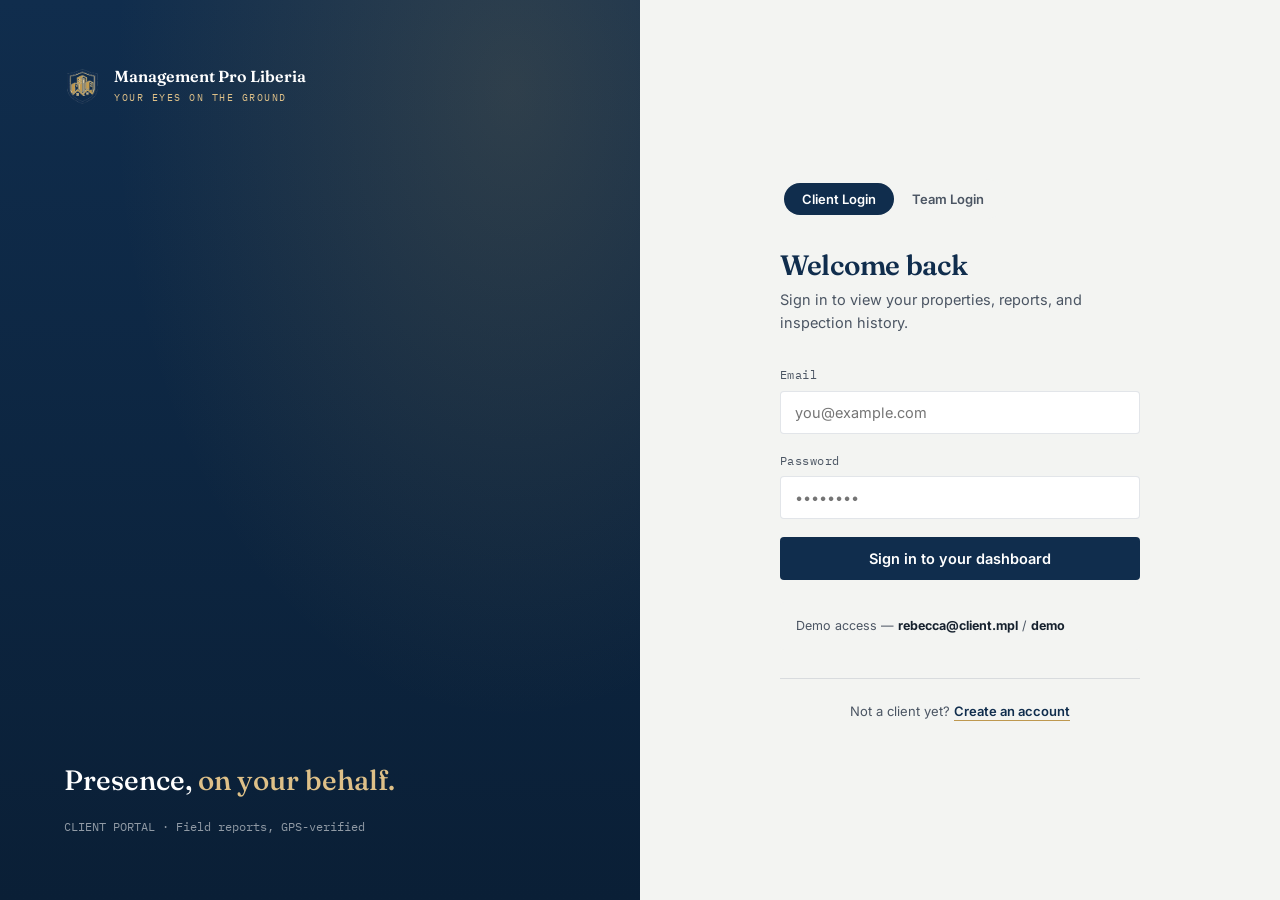
<file: login.html>
<!DOCTYPE html>
<html lang="en">
<head>
<meta charset="UTF-8">
<meta name="viewport" content="width=device-width, initial-scale=1.0">
<title>Sign in — Management Pro Liberia Portal</title>
<link rel="preconnect" href="https://fonts.googleapis.com">
<link rel="preconnect" href="https://fonts.gstatic.com" crossorigin>
<link href="https://fonts.googleapis.com/css2?family=Fraunces:opsz,wght@9..144,400;9..144,500;9..144,600;9..144,700&family=Inter:wght@400;500;600;700&family=IBM+Plex+Mono:wght@400;500&display=swap" rel="stylesheet">
<link rel="stylesheet" href="portal.css">
<style>
  .login-tabs{
    display:inline-flex;
    background:var(--stone);
    border-radius:24px;
    padding:4px;
    margin-bottom:30px;
  }
  .login-tabs button{
    padding:8px 18px;
    border-radius:20px;
    font-size:13px;
    font-weight:600;
    color:var(--ink-soft);
  }
  .login-tabs button.active{ background:var(--navy); color:#fff; }
  .login-ok{
    display:none;
    background:var(--verified-bg);
    color:var(--verified);
    border:1px solid rgba(75,122,99,0.25);
    border-radius:4px;
    padding:11px 14px;
    font-size:13px;
    margin-bottom:18px;
  }
  .login-ok.show{ display:block; }
</style>
</head>
<body>

<div class="login-screen">
  <div class="login-visual">
    <a href="../management-pro-liberia.html" class="brand">
      <img src="mpl-logo.png" alt="Management Pro Liberia shield logo" onerror="this.style.display='none'">
      <div class="brand-text">Management Pro Liberia<span>Your Eyes on the Ground</span></div>
    </a>
    <div>
      <p class="quote" id="visual-quote">Presence, <span>on your behalf.</span></p>
      <p class="quote-meta" id="visual-meta">CLIENT PORTAL · Field reports, GPS-verified</p>
    </div>
  </div>

  <div class="login-form-side">
    <div class="login-box">
      <div class="login-tabs">
        <button type="button" class="active" id="tab-client" onclick="setMode('client')">Client Login</button>
        <button type="button" id="tab-team" onclick="setMode('team')">Team Login</button>
      </div>

      <div id="signin-panel">
        <h1 id="form-title">Welcome back</h1>
        <p class="sub" id="form-sub">Sign in to view your properties, reports, and inspection history.</p>

        <div class="login-error" id="login-error">That email and password combination wasn't recognized.</div>

        <form id="login-form" onsubmit="return handleLogin(event)">
          <div class="field">
            <label for="email">Email</label>
            <input type="email" id="email" placeholder="you@example.com" required>
          </div>
          <div class="field">
            <label for="password">Password</label>
            <input type="password" id="password" placeholder="••••••••" required>
          </div>
          <button type="submit" class="btn-block" id="submit-btn">Sign in to your dashboard</button>
        </form>

        <div class="login-demo" id="demo-box">
          Demo access — <strong>rebecca@client.mpl</strong> / <strong>demo</strong>
        </div>

        <div class="login-switch" id="switch-copy">
          Not a client yet? <a href="#" onclick="showSignup(); return false;" id="signup-link">Create an account</a>
        </div>
      </div>

      <div id="signup-panel" style="display:none;">
        <h1>Create your account</h1>
        <p class="sub">Get set up so we can attach your properties to your dashboard.</p>

        <div class="login-error" id="signup-error">That email already has an account — try signing in instead.</div>

        <form id="signup-form" onsubmit="return handleSignup(event)">
          <div class="field">
            <label for="su-name">Full name</label>
            <input type="text" id="su-name" placeholder="Your full name" required>
          </div>
          <div class="field">
            <label for="su-email">Email</label>
            <input type="email" id="su-email" placeholder="you@example.com" required>
          </div>
          <div class="field">
            <label for="su-phone">Phone (optional)</label>
            <input type="text" id="su-phone" placeholder="+1 (___) ___-____">
          </div>
          <div class="field">
            <label for="su-password">Password</label>
            <input type="password" id="su-password" placeholder="Choose a password" required>
          </div>
          <button type="submit" class="btn-block" id="signup-btn">Create account</button>
        </form>

        <div class="login-switch">
          Already have an account? <a href="#" onclick="showSignin(); return false;">Sign in</a>
        </div>
      </div>

    </div>
  </div>
</div>

<script src="portal-data.js"></script>
<script>
  let mode = 'client';

  (async function init(){
    const session = await getSession();
    if(session){
      window.location.href = session.role === 'team' ? 'team-dashboard.html' : 'client-dashboard.html';
    }
  })();

  function setMode(next){
    mode = next;
    document.getElementById('tab-client').classList.toggle('active', mode === 'client');
    document.getElementById('tab-team').classList.toggle('active', mode === 'team');
    document.getElementById('login-error').classList.remove('show');
    showSignin();

    if(mode === 'client'){
      document.getElementById('form-title').textContent = 'Welcome back';
      document.getElementById('form-sub').textContent = 'Sign in to view your properties, reports, and inspection history.';
      document.getElementById('visual-quote').innerHTML = 'Presence, <span>on your behalf.</span>';
      document.getElementById('visual-meta').textContent = 'CLIENT PORTAL · Field reports, GPS-verified';
      document.getElementById('demo-box').innerHTML = 'Demo access — <strong>rebecca@client.mpl</strong> / <strong>demo</strong>';
      document.getElementById('switch-copy').style.display = 'block';
    } else {
      document.getElementById('form-title').textContent = 'Field team sign in';
      document.getElementById('form-sub').textContent = 'Log inspections, update property status, and file GPS-verified reports.';
      document.getElementById('visual-quote').innerHTML = 'Boots on the ground, <span>logged in real time.</span>';
      document.getElementById('visual-meta').textContent = 'TEAM PORTAL · Property tracking dashboard';
      document.getElementById('demo-box').innerHTML = 'Demo access — <strong>team@mpl.local</strong> / <strong>demo</strong>';
      document.getElementById('switch-copy').style.display = 'none';
    }
  }

  function showSignup(){
    document.getElementById('signin-panel').style.display = 'none';
    document.getElementById('signup-panel').style.display = 'block';
  }
  function showSignin(){
    document.getElementById('signup-panel').style.display = 'none';
    document.getElementById('signin-panel').style.display = 'block';
  }

  async function handleLogin(e){
    e.preventDefault();
    const email = document.getElementById('email').value;
    const password = document.getElementById('password').value;
    const btn = document.getElementById('submit-btn');
    const errBox = document.getElementById('login-error');
    errBox.classList.remove('show');
    btn.textContent = 'Signing in…';

    const result = await login(email, password);

    if(!result.ok){
      btn.textContent = 'Sign in to your dashboard';
      errBox.textContent = result.error === 'no_user'
        ? "We don't have an account under that email yet."
        : "That password doesn't match our records.";
      errBox.classList.add('show');
      return false;
    }

    if(mode === 'team' && result.user.role !== 'team'){
      btn.textContent = 'Sign in to your dashboard';
      errBox.textContent = 'That account is a client login — use the Client Login tab instead.';
      errBox.classList.add('show');
      await clearSession();
      return false;
    }
    if(mode === 'client' && result.user.role !== 'client'){
      btn.textContent = 'Sign in to your dashboard';
      errBox.textContent = 'That account is a team login — use the Team Login tab instead.';
      errBox.classList.add('show');
      await clearSession();
      return false;
    }

    window.location.href = result.user.role === 'team' ? 'team-dashboard.html' : 'client-dashboard.html';
    return false;
  }

  async function handleSignup(e){
    e.preventDefault();
    const name = document.getElementById('su-name').value.trim();
    const email = document.getElementById('su-email').value.trim();
    const phone = document.getElementById('su-phone').value.trim();
    const password = document.getElementById('su-password').value;
    const btn = document.getElementById('signup-btn');
    const errBox = document.getElementById('signup-error');
    errBox.classList.remove('show');
    btn.textContent = 'Creating account…';

    const result = await signupClient({ name, email, password, phone });

    if(!result.ok){
      btn.textContent = 'Create account';
      errBox.classList.add('show');
      return false;
    }
    window.location.href = 'client-dashboard.html';
    return false;
  }
</script>

</body>
</html>
</file>
<file: portal.css>
:root{
  --navy: #102D4D;
  --navy-deep: #0A1F36;
  --navy-black: #071523;
  --gold: #BE984F;
  --gold-light: #DEC088;
  --paper: #FFFFFF;
  --stone: #F3F4F2;
  --ink: #16212E;
  --ink-soft: #4B5563;
  --verified: #4B7A63;
  --verified-bg: #EAF1EC;
  --pending: #A9762F;
  --pending-bg: #FBF1E2;
  --line: rgba(16,45,77,0.12);
}

*{ margin:0; padding:0; box-sizing:border-box; }
html{ scroll-behavior:smooth; }
body{
  font-family:'Inter', sans-serif;
  color:var(--ink);
  background:var(--stone);
  line-height:1.55;
  -webkit-font-smoothing:antialiased;
}
img{ max-width:100%; display:block; }
a{ color:inherit; text-decoration:none; }
button{ font-family:inherit; cursor:pointer; border:none; background:none; }
h1,h2,h3,h4{
  font-family:'Fraunces', serif;
  font-weight:600;
  line-height:1.15;
  letter-spacing:-0.01em;
  color:var(--navy);
}

.mono{ font-family:'IBM Plex Mono', monospace; }

.eyebrow{
  font-family:'IBM Plex Mono', monospace;
  font-size:11.5px;
  letter-spacing:0.12em;
  text-transform:uppercase;
  color:var(--gold);
  display:flex;
  align-items:center;
  gap:9px;
}
.eyebrow::before{
  content:"";
  width:18px; height:1px;
  background:var(--gold);
  display:inline-block;
}

/* ---------- Badges ---------- */
.badge{
  display:inline-flex;
  align-items:center;
  gap:6px;
  font-family:'IBM Plex Mono', monospace;
  font-size:10.5px;
  letter-spacing:0.05em;
  text-transform:uppercase;
  padding:4px 10px;
  border-radius:20px;
  white-space:nowrap;
}
.badge::before{ content:""; width:6px; height:6px; border-radius:50%; display:inline-block; }
.badge.verified{ background:var(--verified-bg); color:var(--verified); }
.badge.verified::before{ background:var(--verified); }
.badge.pending{ background:var(--pending-bg); color:var(--pending); }
.badge.pending::before{ background:var(--pending); }

/* ================= LOGIN ================= */
.login-screen{
  min-height:100vh;
  display:grid;
  grid-template-columns:1fr 1fr;
}
.login-visual{
  background:
    radial-gradient(ellipse at 80% 10%, rgba(190,152,79,0.18), transparent 55%),
    linear-gradient(180deg, var(--navy) 0%, var(--navy-deep) 100%);
  color:#fff;
  padding:64px;
  display:flex;
  flex-direction:column;
  justify-content:space-between;
}
.login-visual .brand{
  display:flex;
  align-items:center;
  gap:12px;
}
.login-visual .brand img{ width:38px; height:38px; }
.login-visual .brand-text{
  font-family:'Fraunces', serif;
  font-weight:600;
  font-size:16px;
  color:#fff;
}
.login-visual .brand-text span{
  display:block;
  font-family:'IBM Plex Mono', monospace;
  font-weight:400;
  font-size:9.5px;
  letter-spacing:0.16em;
  color:var(--gold-light);
  text-transform:uppercase;
  margin-top:2px;
}
.login-visual .quote{
  font-family:'Fraunces', serif;
  font-size:28px;
  font-weight:500;
  color:#fff;
  max-width:420px;
  line-height:1.35;
}
.login-visual .quote span{ color:var(--gold-light); }
.login-visual .quote-meta{
  margin-top:18px;
  font-family:'IBM Plex Mono', monospace;
  font-size:11.5px;
  color:rgba(255,255,255,0.55);
}
.login-form-side{
  display:flex;
  align-items:center;
  justify-content:center;
  padding:64px 48px;
}
.login-box{ width:100%; max-width:360px; }
.login-box h1{ font-size:28px; margin-bottom:8px; }
.login-box p.sub{ color:var(--ink-soft); font-size:14.5px; margin-bottom:32px; }
.field{ margin-bottom:18px; }
.field label{
  display:block;
  font-size:12px;
  font-family:'IBM Plex Mono', monospace;
  letter-spacing:0.04em;
  color:var(--ink-soft);
  margin-bottom:6px;
}
.field input{
  width:100%;
  border:1px solid var(--line);
  border-radius:4px;
  padding:12px 14px;
  font-size:14.5px;
  font-family:'Inter', sans-serif;
  color:var(--ink);
  background:var(--paper);
}
.field input:focus{ outline:none; border-color:var(--gold); }
.login-row{
  display:flex;
  align-items:center;
  justify-content:space-between;
  margin-bottom:24px;
  font-size:13px;
  color:var(--ink-soft);
}
.login-row a{ color:var(--navy); font-weight:600; border-bottom:1px solid var(--gold); padding-bottom:1px; }
.btn-block{
  width:100%;
  background:var(--navy);
  color:#fff;
  padding:13px 20px;
  border-radius:4px;
  font-size:14.5px;
  font-weight:600;
  text-align:center;
  display:block;
}
.btn-block:hover{ background:var(--navy-deep); }
.login-demo{
  margin-top:22px;
  padding:14px 16px;
  background:var(--stone);
  border-radius:4px;
  font-size:12.5px;
  color:var(--ink-soft);
}
.login-demo strong{ color:var(--ink); }
.login-switch{
  margin-top:28px;
  padding-top:22px;
  border-top:1px solid var(--line);
  font-size:13px;
  color:var(--ink-soft);
  text-align:center;
}
.login-switch a{ color:var(--navy); font-weight:600; border-bottom:1px solid var(--gold); padding-bottom:1px; }
.login-error{
  display:none;
  background:#FBEAE6;
  color:#9A3B2C;
  border:1px solid rgba(154,59,44,0.25);
  border-radius:4px;
  padding:11px 14px;
  font-size:13px;
  margin-bottom:18px;
}
.login-error.show{ display:block; }

/* ================= PORTAL SHELL ================= */
.portal{
  display:grid;
  grid-template-columns:248px 1fr;
  min-height:100vh;
}
.portal-sidebar{
  background:var(--navy-black);
  color:#fff;
  padding:28px 20px;
  display:flex;
  flex-direction:column;
  position:sticky;
  top:0;
  height:100vh;
}
.portal-sidebar .brand{
  display:flex;
  align-items:center;
  gap:10px;
  padding:0 6px 26px;
  border-bottom:1px solid rgba(255,255,255,0.08);
  margin-bottom:22px;
}
.portal-sidebar .brand img{ width:30px; height:30px; }
.portal-sidebar .brand-text{
  font-family:'Fraunces', serif;
  font-weight:600;
  font-size:13.5px;
  color:#fff;
  line-height:1.25;
}
.portal-sidebar .brand-text span{
  display:block;
  font-family:'IBM Plex Mono', monospace;
  font-weight:400;
  font-size:8.5px;
  letter-spacing:0.14em;
  color:var(--gold-light);
  text-transform:uppercase;
  margin-top:2px;
}
.portal-nav{ display:flex; flex-direction:column; gap:2px; flex:1; }
.portal-nav a{
  display:flex;
  align-items:center;
  gap:11px;
  padding:11px 12px;
  border-radius:5px;
  font-size:13.5px;
  font-weight:500;
  color:rgba(255,255,255,0.62);
}
.portal-nav a svg{ flex-shrink:0; opacity:0.85; }
.portal-nav a:hover{ background:rgba(255,255,255,0.05); color:#fff; }
.portal-nav a.active{ background:rgba(190,152,79,0.14); color:var(--gold-light); }
.portal-nav a.active svg{ opacity:1; }
.portal-sidebar-footer{
  border-top:1px solid rgba(255,255,255,0.08);
  padding-top:16px;
  margin-top:16px;
}
.portal-user{
  display:flex;
  align-items:center;
  gap:10px;
  margin-bottom:12px;
}
.portal-user .avatar{
  width:34px; height:34px;
  border-radius:50%;
  background:var(--gold);
  color:var(--navy-black);
  display:flex;
  align-items:center;
  justify-content:center;
  font-family:'Fraunces', serif;
  font-weight:600;
  font-size:13px;
  flex-shrink:0;
}
.portal-user .who{ font-size:12.5px; }
.portal-user .who strong{ display:block; color:#fff; font-weight:600; }
.portal-user .who span{ color:rgba(255,255,255,0.5); font-size:11px; }
.portal-logout{
  display:flex;
  align-items:center;
  gap:8px;
  font-size:12.5px;
  color:rgba(255,255,255,0.5);
}
.portal-logout:hover{ color:var(--gold-light); }

.portal-main{ padding:36px 44px 60px; max-width:1180px; }
.portal-topbar{
  display:flex;
  align-items:center;
  justify-content:space-between;
  margin-bottom:32px;
  gap:20px;
  flex-wrap:wrap;
}
.portal-topbar h1{ font-size:26px; }
.portal-topbar p{ color:var(--ink-soft); font-size:14px; margin-top:4px; }

.portal-section{ display:none; }
.portal-section.active{ display:block; }

/* Property switcher */
.property-tabs{
  display:flex;
  gap:10px;
  margin-bottom:28px;
  flex-wrap:wrap;
}
.property-tab{
  padding:9px 16px;
  border-radius:20px;
  border:1px solid var(--line);
  font-size:13px;
  font-weight:500;
  color:var(--ink-soft);
  background:var(--paper);
}
.property-tab.active{ background:var(--navy); color:#fff; border-color:var(--navy); }

/* Stat cards */
.stat-row{
  display:grid;
  grid-template-columns:repeat(4,1fr);
  gap:18px;
  margin-bottom:32px;
}
.stat-card{
  background:var(--paper);
  border:1px solid var(--line);
  border-radius:8px;
  padding:22px 22px;
}
.stat-card .label{
  font-family:'IBM Plex Mono', monospace;
  font-size:10.5px;
  letter-spacing:0.06em;
  text-transform:uppercase;
  color:var(--ink-soft);
  margin-bottom:10px;
}
.stat-card .value{
  font-family:'Fraunces', serif;
  font-size:26px;
  font-weight:600;
  color:var(--navy);
}
.stat-card .value small{ font-size:13px; font-weight:500; color:var(--ink-soft); }

/* Card / panel */
.panel{
  background:var(--paper);
  border:1px solid var(--line);
  border-radius:8px;
  margin-bottom:24px;
  overflow:hidden;
}
.panel-head{
  padding:20px 24px;
  border-bottom:1px solid var(--line);
  display:flex;
  align-items:center;
  justify-content:space-between;
  gap:16px;
  flex-wrap:wrap;
}
.panel-head h3{ font-size:17px; }
.panel-head p{ font-size:13px; color:var(--ink-soft); margin-top:2px; }
.panel-body{ padding:22px 24px; }

/* Table */
table.data{ width:100%; border-collapse:collapse; }
table.data th{
  text-align:left;
  font-family:'IBM Plex Mono', monospace;
  font-size:10.5px;
  letter-spacing:0.05em;
  text-transform:uppercase;
  color:var(--ink-soft);
  padding:0 20px 12px;
  border-bottom:1px solid var(--line);
}
table.data td{
  padding:14px 20px;
  border-bottom:1px solid var(--line);
  font-size:13.5px;
  vertical-align:middle;
}
table.data tr:last-child td{ border-bottom:none; }
table.data tr:hover td{ background:#FBFAF7; }

.btn-sm{
  display:inline-flex;
  align-items:center;
  gap:6px;
  font-size:12.5px;
  font-weight:600;
  color:var(--navy);
  border:1px solid var(--line);
  padding:7px 12px;
  border-radius:4px;
  background:var(--paper);
}
.btn-sm:hover{ border-color:var(--gold); color:var(--gold); }
.btn-sm.primary{ background:var(--navy); color:#fff; border-color:var(--navy); }
.btn-sm.primary:hover{ background:var(--navy-deep); color:#fff; }

/* Maintenance list */
.maint-item{
  display:flex;
  align-items:flex-start;
  gap:16px;
  padding:16px 0;
  border-bottom:1px solid var(--line);
}
.maint-item:last-child{ border-bottom:none; }
.maint-icon{
  width:34px; height:34px;
  border-radius:7px;
  background:var(--stone);
  display:flex;
  align-items:center;
  justify-content:center;
  flex-shrink:0;
  color:var(--navy);
}
.maint-body h4{ font-size:14.5px; margin-bottom:3px; color:var(--ink); font-family:'Inter',sans-serif; font-weight:600; }
.maint-body p{ font-size:13px; color:var(--ink-soft); }
.maint-meta{ margin-left:auto; text-align:right; flex-shrink:0; }
.maint-meta .date{ font-family:'IBM Plex Mono', monospace; font-size:11px; color:var(--ink-soft); margin-bottom:6px; }

/* GPS map */
.map-wrap{
  height:420px;
  border-radius:8px;
  overflow:hidden;
  border:1px solid var(--line);
}
.map-legend{
  display:flex;
  gap:20px;
  margin-top:14px;
  font-size:12.5px;
  color:var(--ink-soft);
  flex-wrap:wrap;
}
.map-legend span{ display:inline-flex; align-items:center; gap:7px; }
.map-legend i{ width:9px; height:9px; border-radius:50%; display:inline-block; }
.leaflet-popup-content{ font-family:'Inter', sans-serif; font-size:13px; }
.leaflet-popup-content h4{ font-family:'Fraunces', serif; font-size:14.5px; margin-bottom:4px; }

/* Financial line */
.fin-row{
  display:flex;
  align-items:center;
  justify-content:space-between;
  padding:12px 0;
  border-bottom:1px solid var(--line);
  font-size:13.5px;
}
.fin-row:last-child{ border-bottom:none; font-weight:600; }
.fin-row .amt{ font-family:'IBM Plex Mono', monospace; }
.fin-row .amt.neg{ color:#9A3B2C; }
.fin-row .amt.pos{ color:var(--verified); }

@media (max-width: 980px){
  .portal{ grid-template-columns:1fr; }
  .portal-sidebar{ position:relative; height:auto; flex-direction:row; align-items:center; padding:16px 18px; }
  .portal-sidebar .brand{ border:none; margin:0; padding:0; }
  .portal-nav{ display:none; }
  .portal-sidebar-footer{ display:none; }
  .portal-main{ padding:26px 20px 50px; }
  .stat-row{ grid-template-columns:1fr 1fr; }
  .login-screen{ grid-template-columns:1fr; }
  .login-visual{ display:none; }
}
@media (max-width: 600px){
  .stat-row{ grid-template-columns:1fr; }
}
</file>
